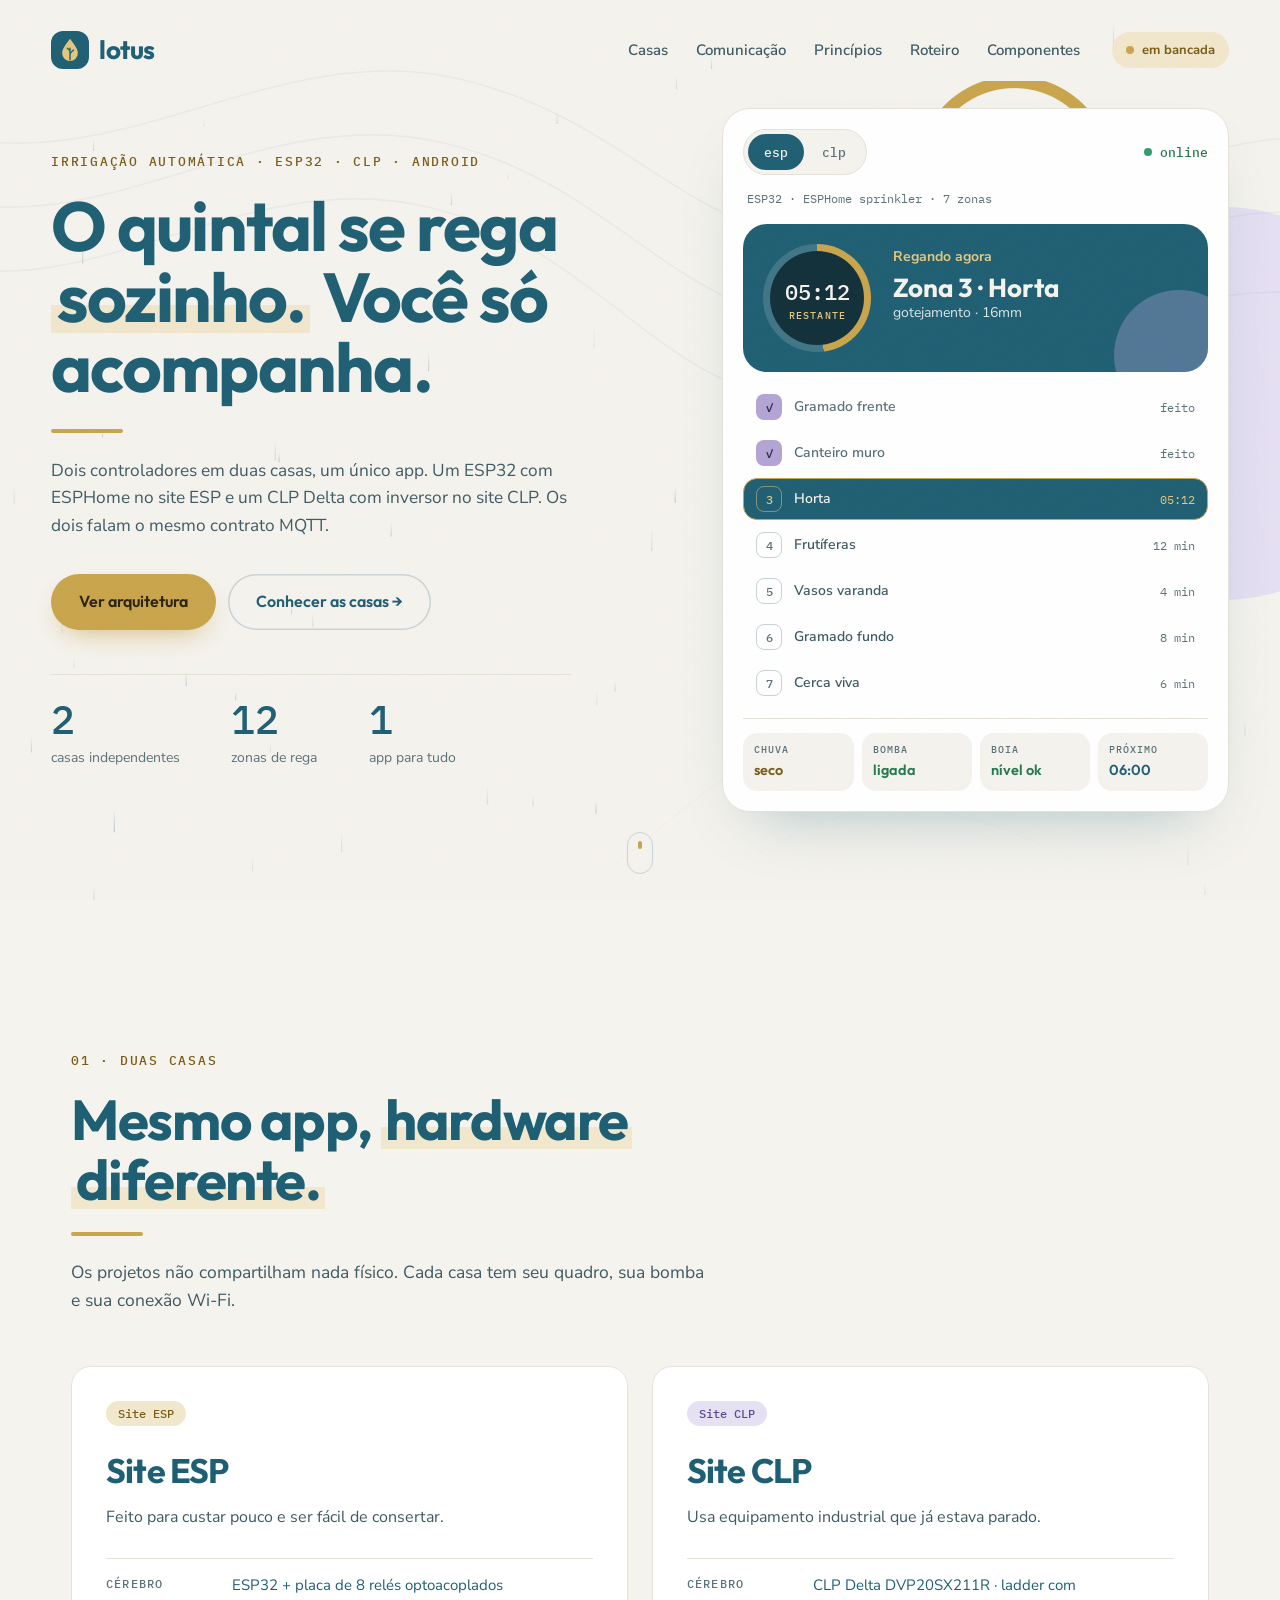
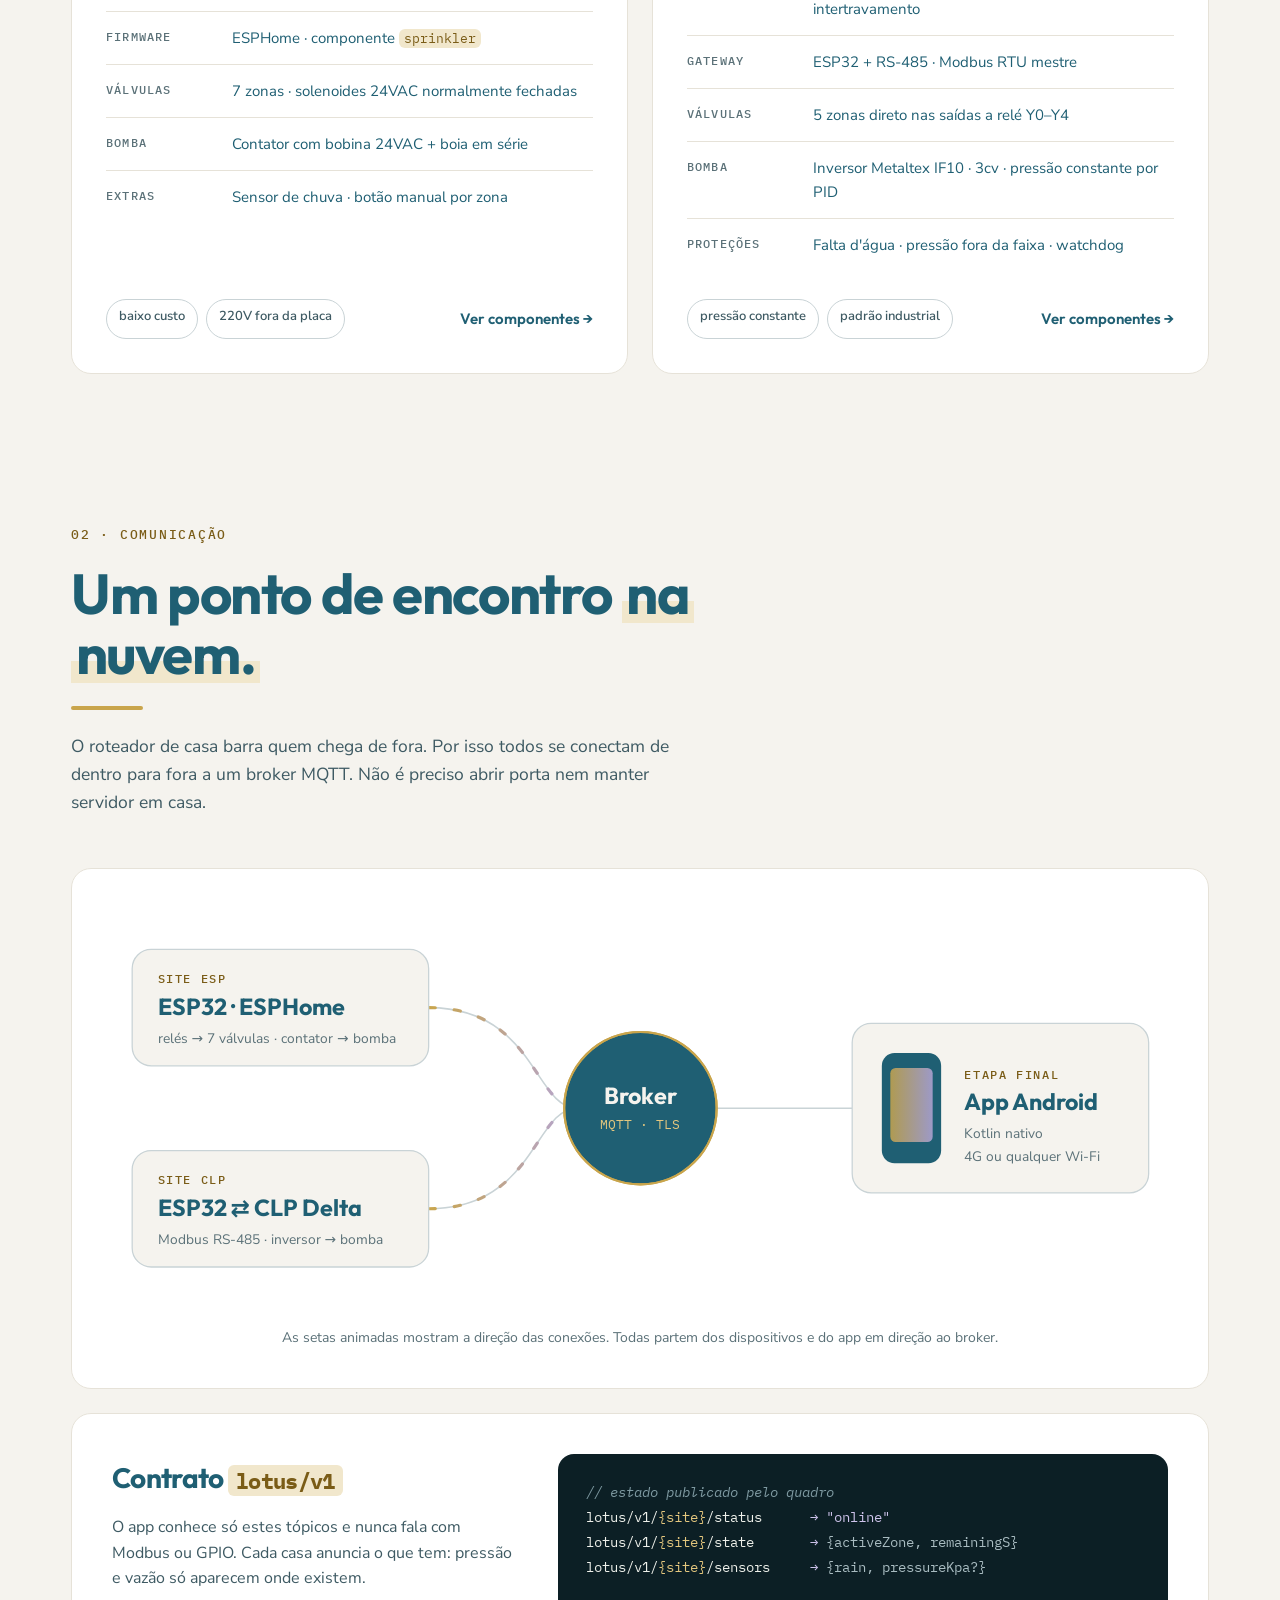
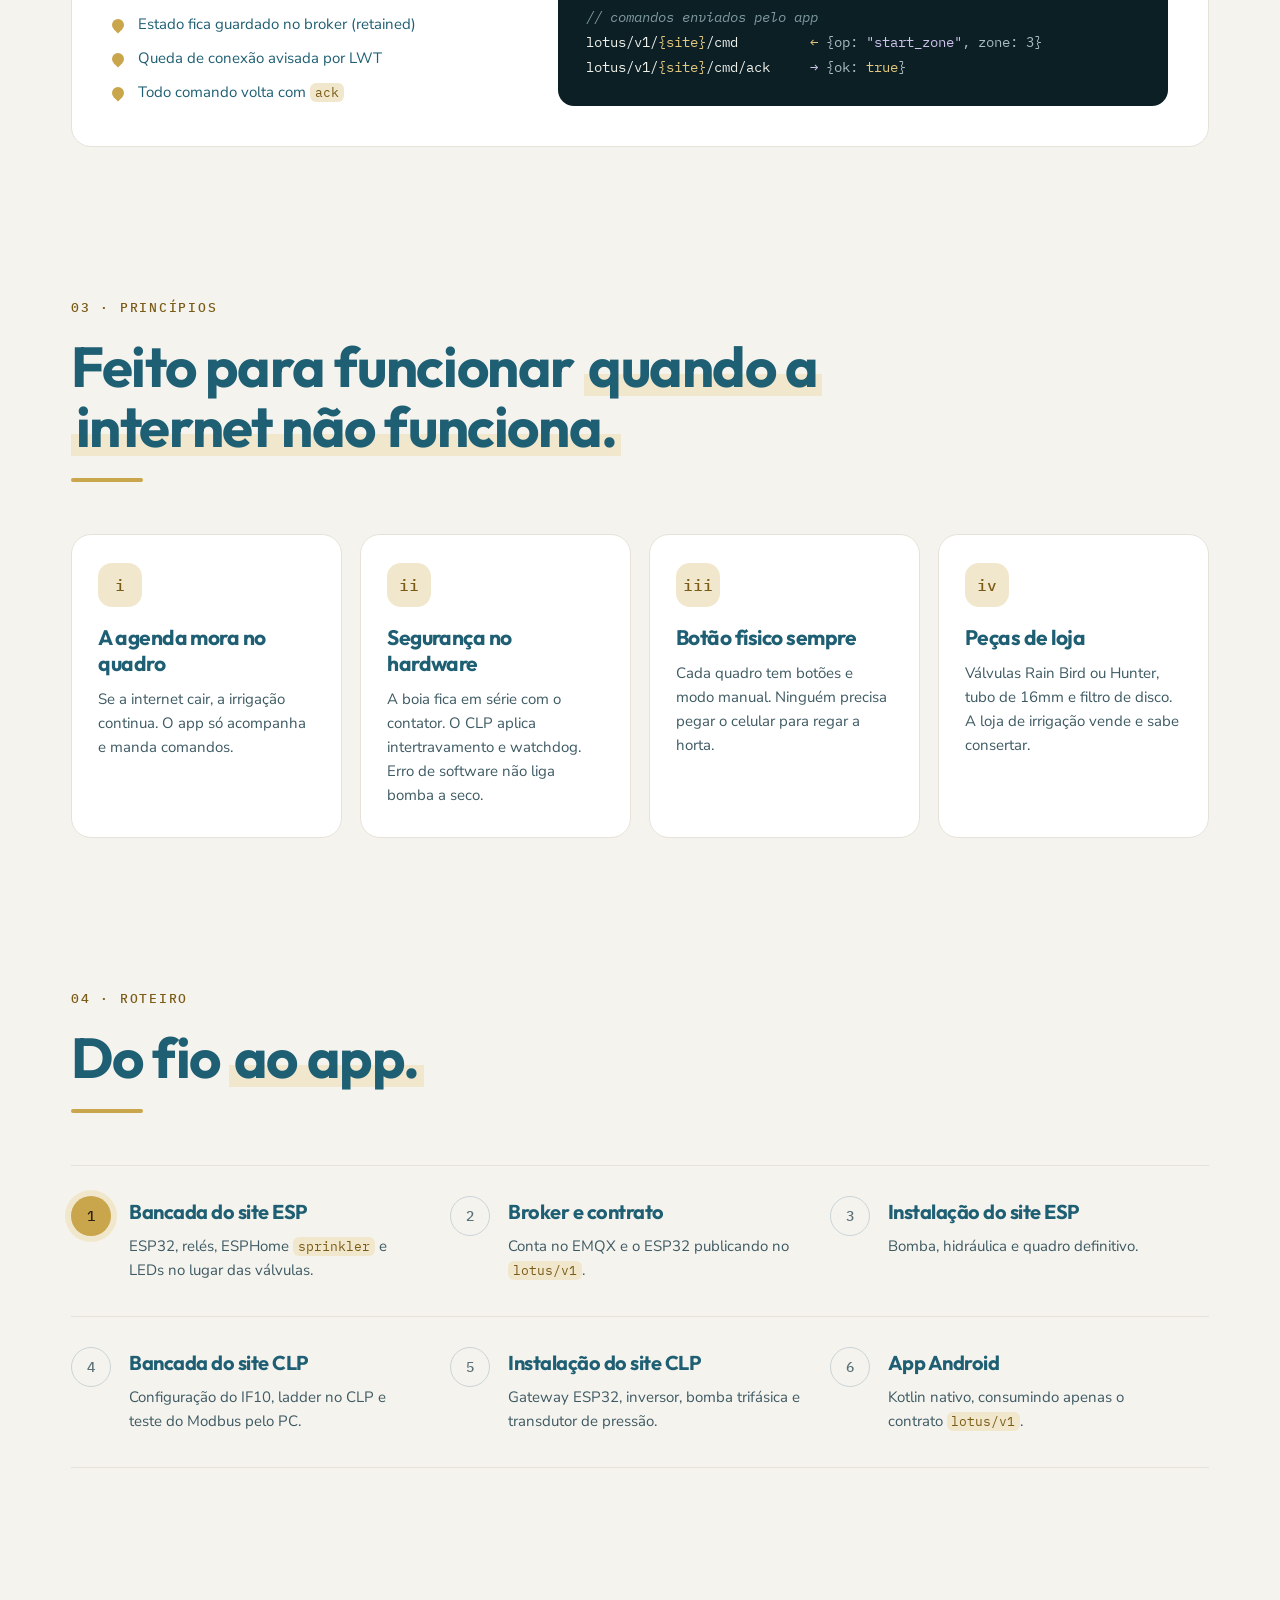
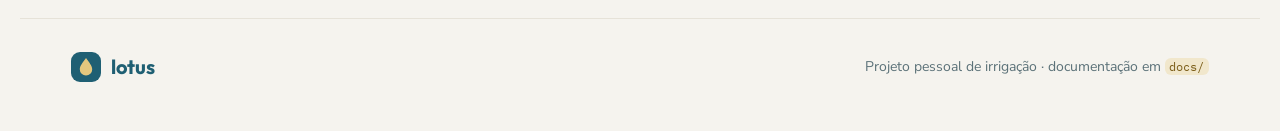
<file: site/index.html>
<!doctype html>
<html lang="pt-BR">
<head>
  <meta charset="utf-8">
  <meta name="viewport" content="width=device-width, initial-scale=1">
  <title>Lótus · Irrigação automática</title>
  <meta name="description" content="Irrigação automática para duas casas: ESP32 com ESPHome e CLP Delta com inversor, conversando com um app Android pelo mesmo contrato MQTT.">
  <link rel="icon" href="data:image/svg+xml,<svg xmlns='http://www.w3.org/2000/svg' viewBox='0 0 32 32'><path d='M16 3c5 7 9 11.5 9 16.5A9 9 0 0 1 7 19.5C7 14.5 11 10 16 3z' fill='%231F5F73'/></svg>">
  <link rel="preconnect" href="https://fonts.googleapis.com">
  <link rel="preconnect" href="https://fonts.gstatic.com" crossorigin>
  <link href="https://fonts.googleapis.com/css2?family=Outfit:wght@500;600;700&family=Nunito+Sans:ital,wght@0,400;0,600;0,700;1,400&family=IBM+Plex+Mono:wght@400;500&display=swap" rel="stylesheet">
  <link rel="stylesheet" href="style.css">
</head>
<body>
  <canvas id="rain" aria-hidden="true"></canvas>
  <div class="grain" aria-hidden="true"></div>

  <!-- ============ HERO ============ -->
  <header class="hero" id="topo">
    <nav class="nav">
      <a class="brand" href="#topo">
        <svg viewBox="0 0 32 32" aria-hidden="true"><path d="M16 3c5 7 9 11.5 9 16.5A9 9 0 0 1 7 19.5C7 14.5 11 10 16 3z"/><path class="vein" d="M16 27V14m0 6 4-4m-4 1-3-3"/></svg>
        lotus
      </a>
      <ul class="nav-links">
        <li><a href="#casas">Casas</a></li>
        <li><a href="#comunicacao">Comunicação</a></li>
        <li><a href="#principios">Princípios</a></li>
        <li><a href="#roteiro">Roteiro</a></li>
        <li><a href="componentes.html">Componentes</a></li>
      </ul>
      <span class="nav-pill"><span class="dot"></span>em bancada</span>
    </nav>

    <div class="hero-grid">
      <div class="hero-copy">
        <p class="eyebrow">Irrigação automática · ESP32 · CLP · Android</p>
        <h1>O quintal se rega <em>sozinho.</em> Você só acompanha.</h1>
        <p class="lede">
          Dois controladores em duas casas, um único app. Um ESP32 com ESPHome no site ESP
          e um CLP Delta com inversor no site CLP. Os dois falam o mesmo contrato MQTT.
        </p>
        <div class="cta">
          <a class="btn btn-primary" href="#comunicacao">Ver arquitetura</a>
          <a class="btn btn-ghost" href="#casas">Conhecer as casas →</a>
        </div>
        <dl class="stats">
          <div><dt>2</dt><dd>casas independentes</dd></div>
          <div><dt>12</dt><dd>zonas de rega</dd></div>
          <div><dt>1</dt><dd>app para tudo</dd></div>
        </dl>
      </div>

      <!-- Controlador simulado -->
      <aside class="device" aria-label="Simulação do controlador">
        <div class="device-head">
          <div class="tabs" role="tablist">
            <button class="tab is-active" role="tab" data-site="esp">esp</button>
            <button class="tab" role="tab" data-site="clp">clp</button>
          </div>
          <span class="online"><span class="dot"></span>online</span>
        </div>

        <div class="device-hw" id="hw">ESP32 · ESPHome sprinkler · 7 zonas</div>

        <div class="now">
          <div class="ring" id="ring" style="--p:0">
            <div class="ring-inner">
              <span class="ring-time" id="time">00:00</span>
              <span class="ring-label">restante</span>
            </div>
          </div>
          <div class="now-info">
            <span class="now-kicker">Regando agora</span>
            <strong class="now-zone" id="zoneName">Zona 1</strong>
            <span class="now-sub" id="zoneSub">gotejamento · 16mm</span>
            <div class="flow" aria-hidden="true"><i></i><i></i><i></i><i></i><i></i></div>
          </div>
        </div>

        <ol class="zones" id="zones"></ol>

        <div class="sensors" id="sensors"></div>
      </aside>
    </div>

    <a class="scroll-hint" href="#casas" aria-label="Rolar para baixo"><span></span></a>
  </header>

  <main>
    <!-- ============ CASAS ============ -->
    <section class="section" id="casas">
      <div class="section-head reveal">
        <p class="eyebrow">01 · Duas casas</p>
        <h2>Mesmo app, <em>hardware diferente.</em></h2>
        <p class="section-lede">Os projetos não compartilham nada físico. Cada casa tem seu quadro, sua bomba e sua conexão Wi-Fi.</p>
      </div>

      <div class="sites">
        <article class="site reveal">
          <header>
            <span class="site-tag">Site ESP</span>
            <h3>Site ESP</h3>
            <p>Feito para custar pouco e ser fácil de consertar.</p>
          </header>
          <ul class="stack">
            <li><b>Cérebro</b><span>ESP32 + placa de 8 relés optoacoplados</span></li>
            <li><b>Firmware</b><span>ESPHome · componente <code>sprinkler</code></span></li>
            <li><b>Válvulas</b><span>7 zonas · solenoides 24VAC normalmente fechadas</span></li>
            <li><b>Bomba</b><span>Contator com bobina 24VAC + boia em série</span></li>
            <li><b>Extras</b><span>Sensor de chuva · botão manual por zona</span></li>
          </ul>
          <div class="site-foot"><span class="chip">baixo custo</span><span class="chip">220V fora da placa</span><a class="site-link" href="componentes.html">Ver componentes →</a></div>
        </article>

        <article class="site site-b reveal">
          <header>
            <span class="site-tag">Site CLP</span>
            <h3>Site CLP</h3>
            <p>Usa equipamento industrial que já estava parado.</p>
          </header>
          <ul class="stack">
            <li><b>Cérebro</b><span>CLP Delta DVP20SX211R · ladder com intertravamento</span></li>
            <li><b>Gateway</b><span>ESP32 + RS-485 · Modbus RTU mestre</span></li>
            <li><b>Válvulas</b><span>5 zonas direto nas saídas a relé Y0–Y4</span></li>
            <li><b>Bomba</b><span>Inversor Metaltex IF10 · 3cv · pressão constante por PID</span></li>
            <li><b>Proteções</b><span>Falta d'água · pressão fora da faixa · watchdog</span></li>
          </ul>
          <div class="site-foot"><span class="chip">pressão constante</span><span class="chip">padrão industrial</span><a class="site-link" href="componentes.html#clp">Ver componentes →</a></div>
        </article>
      </div>
    </section>

    <!-- ============ COMUNICAÇÃO ============ -->
    <section class="section" id="comunicacao">
      <div class="section-head reveal">
        <p class="eyebrow">02 · Comunicação</p>
        <h2>Um ponto de encontro <em>na nuvem.</em></h2>
        <p class="section-lede">O roteador de casa barra quem chega de fora. Por isso todos se conectam de dentro para fora a um broker MQTT. Não é preciso abrir porta nem manter servidor em casa.</p>
      </div>

      <figure class="diagram reveal">
        <svg viewBox="0 0 1000 380" role="img" aria-label="ESP32 das duas casas e o app se conectam ao broker MQTT">
          <defs>
            <linearGradient id="g-line" x1="0" x2="1">
              <stop offset="0" stop-color="var(--dourado)"/>
              <stop offset="1" stop-color="var(--lilas)"/>
            </linearGradient>
          </defs>

          <!-- linhas -->
          <path class="wire" d="M300 95 C 400 95, 400 190, 440 190"/>
          <path class="wire" d="M300 285 C 400 285, 400 190, 440 190"/>
          <path class="wire" d="M560 190 L 700 190"/>
          <path class="packet" d="M300 95 C 400 95, 400 190, 440 190"/>
          <path class="packet p2" d="M300 285 C 400 285, 400 190, 440 190"/>
          <path class="packet p3" d="M700 190 L 560 190"/>

          <!-- casa A -->
          <g class="node">
            <rect x="20" y="40" width="280" height="110" rx="18"/>
            <text class="n-kicker" x="44" y="72">SITE ESP</text>
            <text class="n-title" x="44" y="102">ESP32 · ESPHome</text>
            <text class="n-sub" x="44" y="128">relés → 7 válvulas · contator → bomba</text>
          </g>
          <!-- casa B -->
          <g class="node">
            <rect x="20" y="230" width="280" height="110" rx="18"/>
            <text class="n-kicker" x="44" y="262">SITE CLP</text>
            <text class="n-title" x="44" y="292">ESP32 ⇄ CLP Delta</text>
            <text class="n-sub" x="44" y="318">Modbus RS-485 · inversor → bomba</text>
          </g>
          <!-- broker -->
          <g class="node node-core">
            <circle cx="500" cy="190" r="72"/>
            <circle class="halo" cx="500" cy="190" r="72"/>
            <text class="n-title" x="500" y="186" text-anchor="middle">Broker</text>
            <text class="n-sub" x="500" y="210" text-anchor="middle">MQTT · TLS</text>
          </g>
          <!-- app -->
          <g class="node">
            <rect x="700" y="110" width="280" height="160" rx="18"/>
            <rect class="phone" x="728" y="138" width="56" height="104" rx="12"/>
            <rect class="phone-screen" x="736" y="152" width="40" height="70" rx="5"/>
            <text class="n-kicker" x="806" y="162">ETAPA FINAL</text>
            <text class="n-title" x="806" y="192">App Android</text>
            <text class="n-sub" x="806" y="218">Kotlin nativo</text>
            <text class="n-sub" x="806" y="240">4G ou qualquer Wi-Fi</text>
          </g>
        </svg>
        <figcaption>As setas animadas mostram a direção das conexões. Todas partem dos dispositivos e do app em direção ao broker.</figcaption>
      </figure>

      <div class="contract reveal">
        <div class="contract-copy">
          <h3>Contrato <code>lotus/v1</code></h3>
          <p>O app conhece só estes tópicos e nunca fala com Modbus ou GPIO. Cada casa anuncia o que tem: pressão e vazão só aparecem onde existem.</p>
          <ul class="ticks">
            <li>Estado fica guardado no broker (<em>retained</em>)</li>
            <li>Queda de conexão avisada por LWT</li>
            <li>Todo comando volta com <code>ack</code></li>
          </ul>
        </div>
        <pre class="code" aria-label="Tópicos MQTT"><code><span class="c">// estado publicado pelo quadro</span>
<span class="t">lotus/v1/</span><span class="v">{site}</span><span class="t">/status</span>      <span class="a">→</span> <span class="s">"online"</span>
<span class="t">lotus/v1/</span><span class="v">{site}</span><span class="t">/state</span>       <span class="a">→</span> {activeZone, remainingS}
<span class="t">lotus/v1/</span><span class="v">{site}</span><span class="t">/sensors</span>     <span class="a">→</span> {rain, pressureKpa?}

<span class="c">// comandos enviados pelo app</span>
<span class="t">lotus/v1/</span><span class="v">{site}</span><span class="t">/cmd</span>         <span class="b">←</span> {op: <span class="s">"start_zone"</span>, zone: 3}
<span class="t">lotus/v1/</span><span class="v">{site}</span><span class="t">/cmd/ack</span>     <span class="a">→</span> {ok: <span class="k">true</span>}</code></pre>
      </div>
    </section>

    <!-- ============ PRINCÍPIOS ============ -->
    <section class="section" id="principios">
      <div class="section-head reveal">
        <p class="eyebrow">03 · Princípios</p>
        <h2>Feito para funcionar <em>quando a internet não funciona.</em></h2>
      </div>
      <div class="principles">
        <article class="principle reveal">
          <span class="p-num">i</span>
          <h3>A agenda mora no quadro</h3>
          <p>Se a internet cair, a irrigação continua. O app só acompanha e manda comandos.</p>
        </article>
        <article class="principle reveal">
          <span class="p-num">ii</span>
          <h3>Segurança no hardware</h3>
          <p>A boia fica em série com o contator. O CLP aplica intertravamento e watchdog. Erro de software não liga bomba a seco.</p>
        </article>
        <article class="principle reveal">
          <span class="p-num">iii</span>
          <h3>Botão físico sempre</h3>
          <p>Cada quadro tem botões e modo manual. Ninguém precisa pegar o celular para regar a horta.</p>
        </article>
        <article class="principle reveal">
          <span class="p-num">iv</span>
          <h3>Peças de loja</h3>
          <p>Válvulas Rain Bird ou Hunter, tubo de 16mm e filtro de disco. A loja de irrigação vende e sabe consertar.</p>
        </article>
      </div>
    </section>

    <!-- ============ ROTEIRO ============ -->
    <section class="section" id="roteiro">
      <div class="section-head reveal">
        <p class="eyebrow">04 · Roteiro</p>
        <h2>Do fio <em>ao app.</em></h2>
      </div>
      <ol class="roadmap">
        <li class="reveal is-now"><span class="r-step">1</span><div><h3>Bancada do site ESP</h3><p>ESP32, relés, ESPHome <code>sprinkler</code> e LEDs no lugar das válvulas.</p></div></li>
        <li class="reveal"><span class="r-step">2</span><div><h3>Broker e contrato</h3><p>Conta no EMQX e o ESP32 publicando no <code>lotus/v1</code>.</p></div></li>
        <li class="reveal"><span class="r-step">3</span><div><h3>Instalação do site ESP</h3><p>Bomba, hidráulica e quadro definitivo.</p></div></li>
        <li class="reveal"><span class="r-step">4</span><div><h3>Bancada do site CLP</h3><p>Configuração do IF10, ladder no CLP e teste do Modbus pelo PC.</p></div></li>
        <li class="reveal"><span class="r-step">5</span><div><h3>Instalação do site CLP</h3><p>Gateway ESP32, inversor, bomba trifásica e transdutor de pressão.</p></div></li>
        <li class="reveal"><span class="r-step">6</span><div><h3>App Android</h3><p>Kotlin nativo, consumindo apenas o contrato <code>lotus/v1</code>.</p></div></li>
      </ol>
    </section>
  </main>

  <footer class="footer">
    <span class="brand brand-sm">
      <svg viewBox="0 0 32 32" aria-hidden="true"><path d="M16 3c5 7 9 11.5 9 16.5A9 9 0 0 1 7 19.5C7 14.5 11 10 16 3z"/></svg>
      lotus
    </span>
    <span>Projeto pessoal de irrigação · documentação em <code>docs/</code></span>
  </footer>

  <script src="script.js"></script>
</body>
</html>
</file>
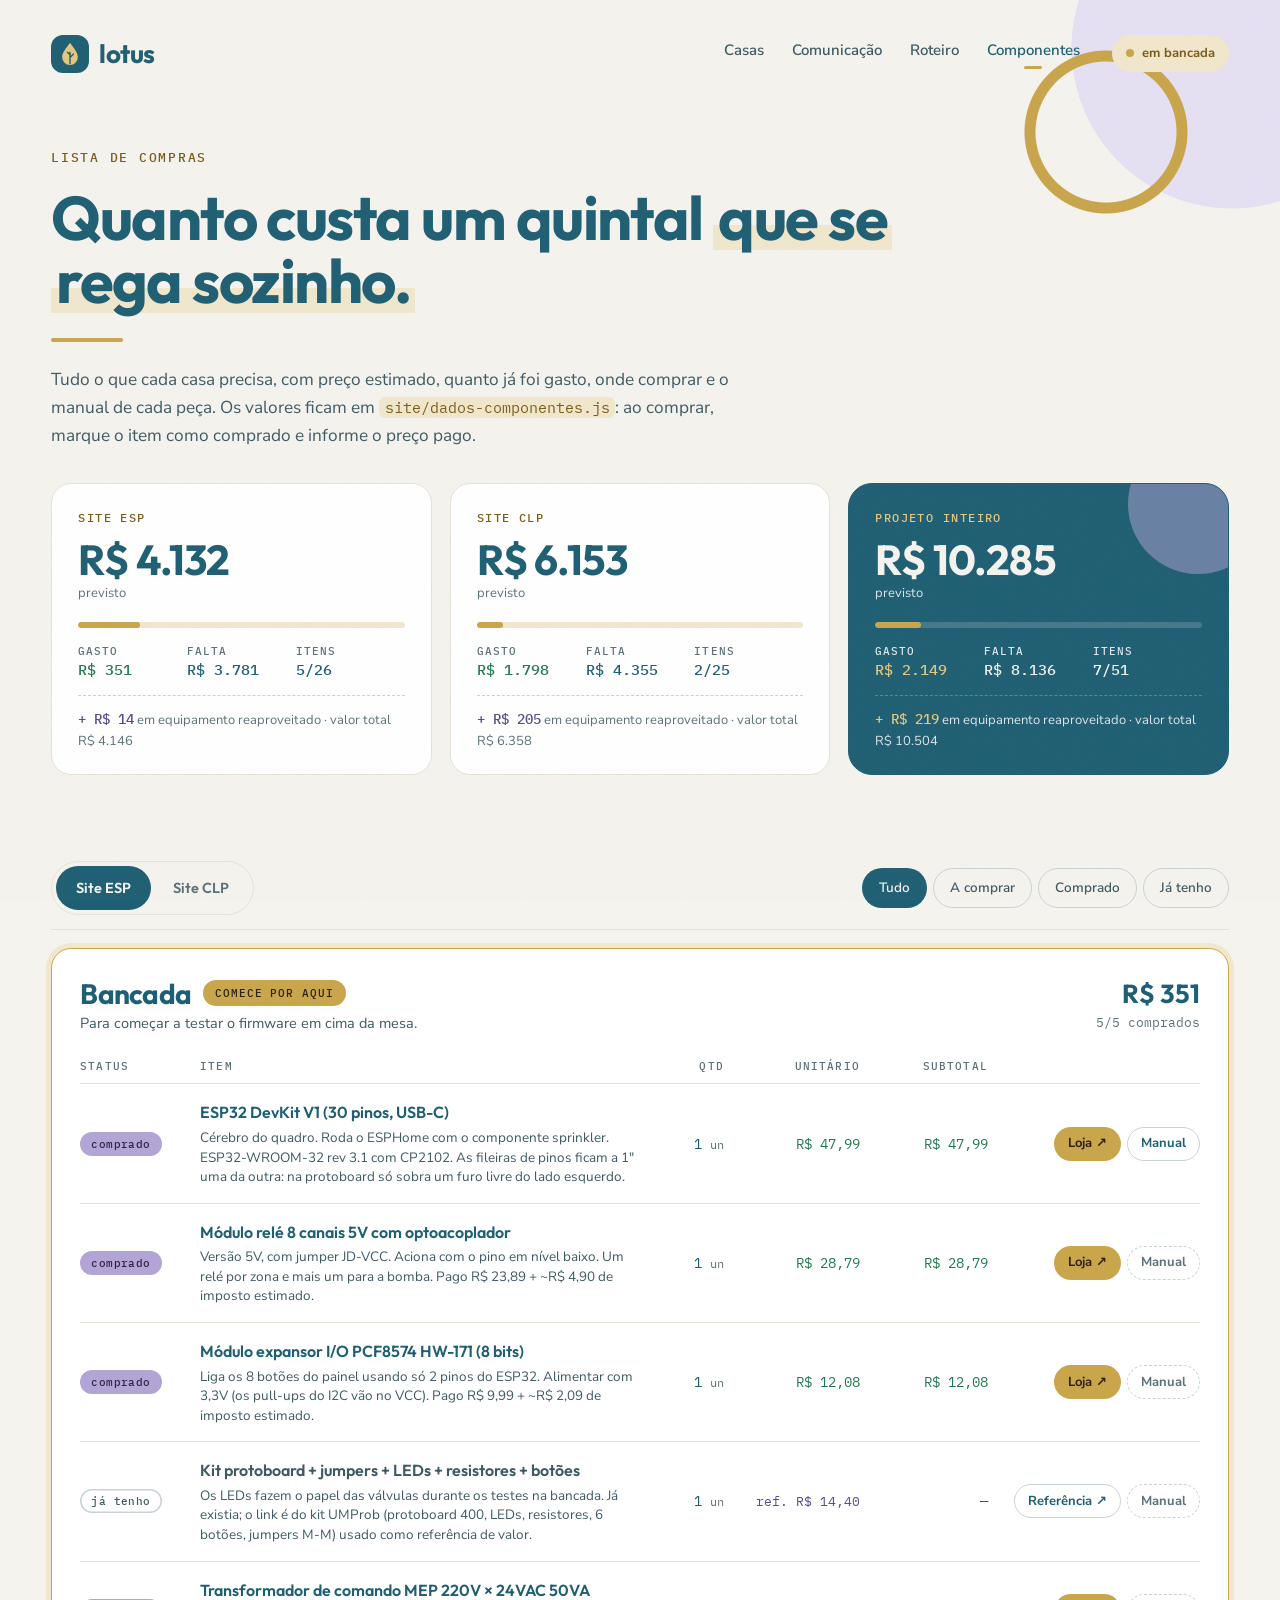
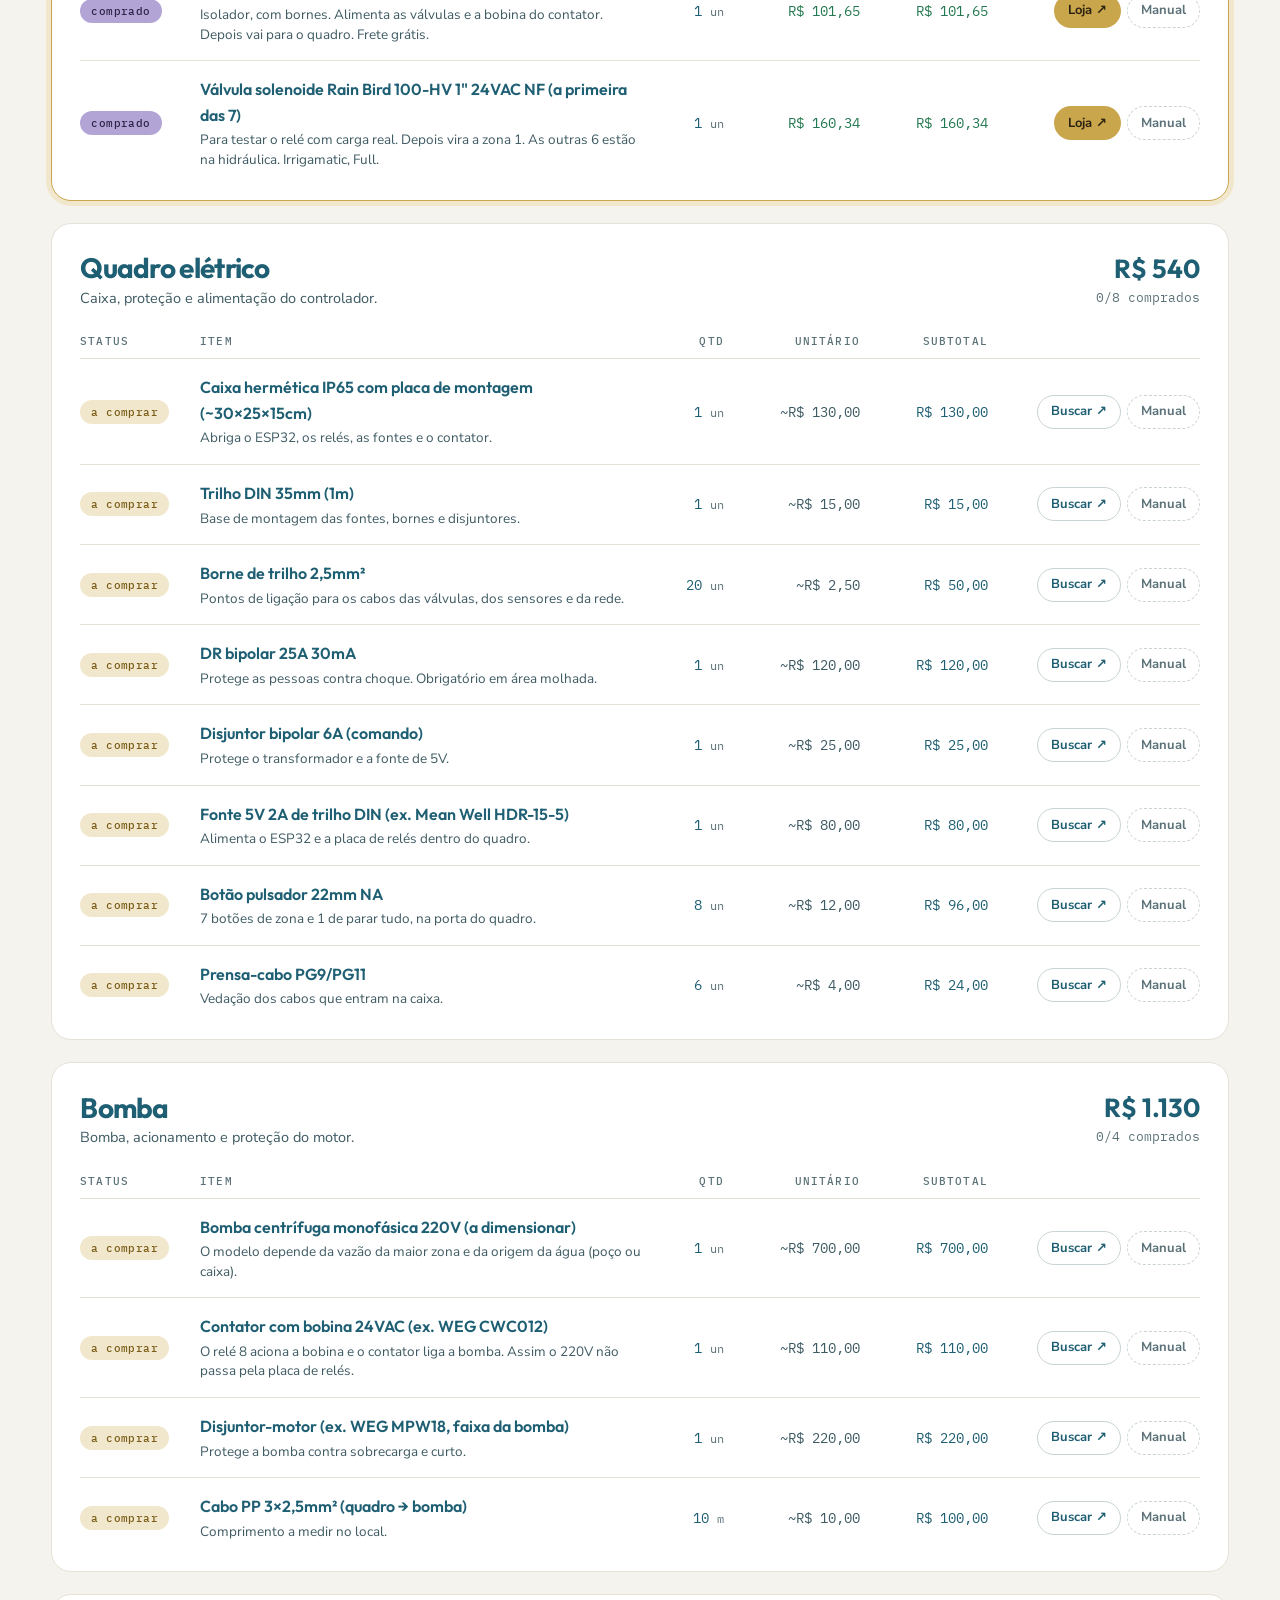
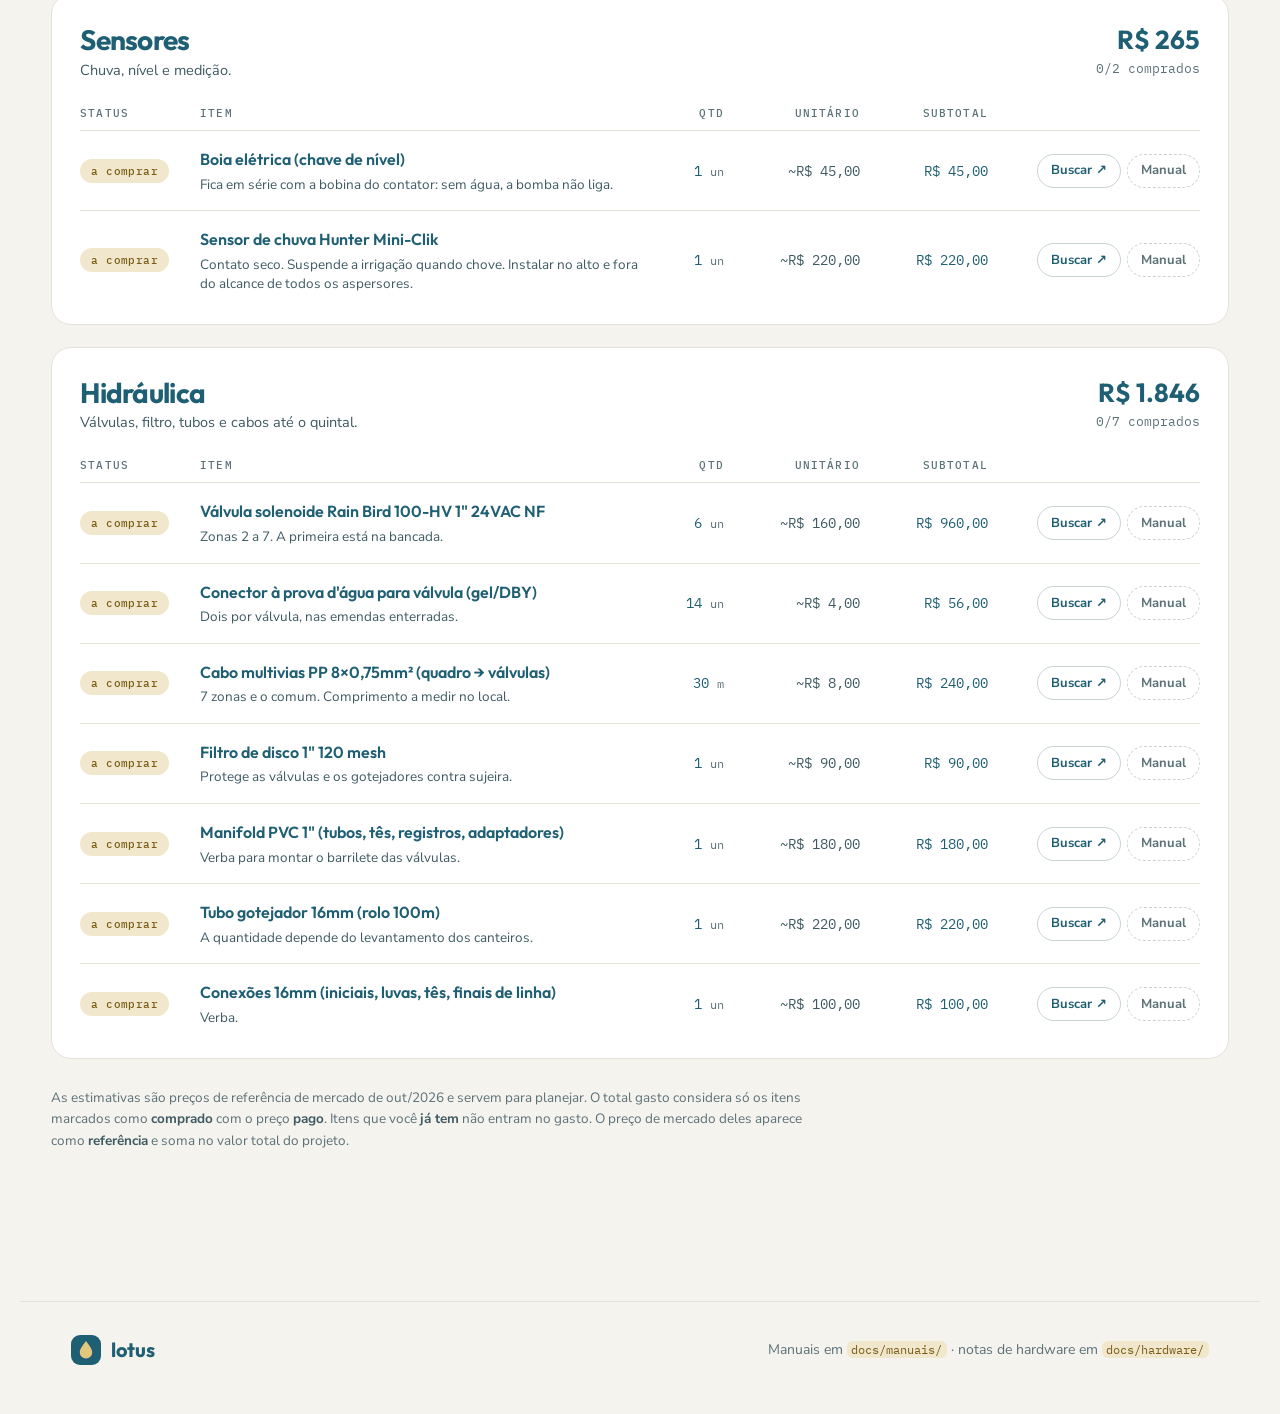
<file: site/componentes.html>
<!doctype html>
<html lang="pt-BR">
<head>
  <meta charset="utf-8">
  <meta name="viewport" content="width=device-width, initial-scale=1">
  <title>Lótus · Componentes</title>
  <meta name="description" content="Lista de compras das duas casas do Lótus, com preço estimado, quanto já foi gasto, onde comprar e o manual de cada peça.">
  <link rel="icon" href="data:image/svg+xml,<svg xmlns='http://www.w3.org/2000/svg' viewBox='0 0 32 32'><path d='M16 3c5 7 9 11.5 9 16.5A9 9 0 0 1 7 19.5C7 14.5 11 10 16 3z' fill='%231F5F73'/></svg>">
  <link rel="preconnect" href="https://fonts.googleapis.com">
  <link rel="preconnect" href="https://fonts.gstatic.com" crossorigin>
  <link href="https://fonts.googleapis.com/css2?family=Outfit:wght@500;600;700&family=Nunito+Sans:ital,wght@0,400;0,600;0,700;1,400&family=IBM+Plex+Mono:wght@400;500&display=swap" rel="stylesheet">
  <link rel="stylesheet" href="style.css">
</head>
<body class="page-bom">
  <div class="grain" aria-hidden="true"></div>

  <header class="bom-hero">
    <nav class="nav">
      <a class="brand" href="index.html">
        <svg viewBox="0 0 32 32" aria-hidden="true"><path d="M16 3c5 7 9 11.5 9 16.5A9 9 0 0 1 7 19.5C7 14.5 11 10 16 3z"/><path class="vein" d="M16 27V14m0 6 4-4m-4 1-3-3"/></svg>
        lotus
      </a>
      <ul class="nav-links">
        <li><a href="index.html#casas">Casas</a></li>
        <li><a href="index.html#comunicacao">Comunicação</a></li>
        <li><a href="index.html#roteiro">Roteiro</a></li>
        <li><a href="componentes.html" class="is-current">Componentes</a></li>
      </ul>
      <span class="nav-pill"><span class="dot"></span>em bancada</span>
    </nav>

    <div class="bom-head">
      <p class="eyebrow">Lista de compras</p>
      <h1>Quanto custa um quintal <em>que se rega sozinho.</em></h1>
      <p class="lede">
        Tudo o que cada casa precisa, com preço estimado, quanto já foi gasto, onde comprar e o manual
        de cada peça. Os valores ficam em <code>site/dados-componentes.js</code>: ao comprar, marque o item
        como comprado e informe o preço pago.
      </p>
    </div>

    <div class="totals" id="totals"></div>
  </header>

  <main class="bom">
    <div class="bom-bar">
      <div class="tabs tabs-lg" role="tablist" id="siteTabs">
        <button class="tab is-active" role="tab" data-site="esp">Site ESP</button>
        <button class="tab" role="tab" data-site="clp">Site CLP</button>
      </div>
      <div class="filters" id="filters">
        <button class="filter is-active" data-status="todos">Tudo</button>
        <button class="filter" data-status="comprar">A comprar</button>
        <button class="filter" data-status="comprado">Comprado</button>
        <button class="filter" data-status="tenho">Já tenho</button>
      </div>
    </div>

    <div id="groups"></div>

    <p class="bom-note">
      As estimativas são preços de referência de mercado de out/2026 e servem para planejar.
      O total gasto considera só os itens marcados como <b>comprado</b> com o preço <b>pago</b>.
      Itens que você <b>já tem</b> não entram no gasto. O preço de mercado deles aparece como
      <b>referência</b> e soma no valor total do projeto.
    </p>
  </main>

  <footer class="footer">
    <a class="brand brand-sm" href="index.html">
      <svg viewBox="0 0 32 32" aria-hidden="true"><path d="M16 3c5 7 9 11.5 9 16.5A9 9 0 0 1 7 19.5C7 14.5 11 10 16 3z"/></svg>
      lotus
    </a>
    <span>Manuais em <code>docs/manuais/</code> · notas de hardware em <code>docs/hardware/</code></span>
  </footer>

  <script src="dados-componentes.js"></script>
  <script src="componentes.js"></script>
</body>
</html>
</file>
<file: site/style.css>
@property --p { syntax: "<number>"; inherits: false; initial-value: 0; }

/* ============ Tokens ============ */
/* Paleta do app Lótus (canvas "Lótus — App"): petróleo, creme, dourado e lilás. */
:root {
  --petroleo: #1F5F73;
  --petroleo-escuro: #164756;
  --creme: #F5F3EE;
  --dourado: #C9A54C;
  --dourado-claro: #E4C77E;
  --sobre-dourado: #2B2210;
  --lilas: #B3A4D6;
  --sobre-lilas: #2E2347;
  --verde: #2E9D6B;

  --bg: var(--creme);
  --card: #FFFFFF;
  --text: var(--petroleo);
  --text-2: #3E5A63;
  --text-3: #5B7178;
  --line: #E6E2D8;
  --line-2: #C9D3D6;
  --gold-text: #7A5C17;
  --gold-soft: #F1E7CC;
  --lilac-soft: #E6E0F3;
  --lilac-text: #5A4A8A;
  --ok-text: #23794F;
  --code-bg: #0C1F25;
  --shadow: 0 30px 60px -34px rgba(31, 95, 115, .38);

  /* cartão de destaque: petróleo nos dois temas */
  --destaque: var(--petroleo);
  --sobre-destaque: var(--creme);
  --destaque-sub: #DDE7EA;
  --miolo: #12303A;

  /* gotas de chuva (r, g, b) */
  --rain: 31, 95, 115;

  --display: "Outfit", system-ui, sans-serif;
  --sans: "Nunito Sans", system-ui, sans-serif;
  --mono: "IBM Plex Mono", ui-monospace, monospace;
  --radius: 20px;
  --gutter: clamp(16px, 4vw, 56px);
  --max: 1240px;
  color-scheme: light;
}

@media (prefers-color-scheme: dark) {
  :root {
    --bg: #0C1F25;
    --card: #12303A;
    --text: #EEF0EA;
    --text-2: #C4D1D4;
    --text-3: #9DB0B5;
    --line: #1E4250;
    --line-2: #2C5566;
    --gold-text: #E4C77E;
    --gold-soft: rgba(228, 199, 126, .14);
    --lilas: #CFC4EC;
    --lilac-soft: rgba(207, 196, 236, .14);
    --lilac-text: #CFC4EC;
    --ok-text: #5CC594;
    --code-bg: #081519;
    --shadow: 0 30px 60px -30px rgba(0, 0, 0, .6);
    --miolo: #0C1F25;
    --rain: 170, 205, 216;
    color-scheme: dark;
  }
}

*, *::before, *::after { box-sizing: border-box; }
html { scroll-behavior: smooth; }
body {
  margin: 0;
  background: var(--bg);
  color: var(--text);
  font-family: var(--sans);
  font-size: 16px;
  line-height: 1.6;
  -webkit-font-smoothing: antialiased;
  overflow-x: hidden;
}
a { color: inherit; text-decoration: none; }
code {
  font-family: var(--mono); font-size: 0.86em;
  color: var(--gold-text);
  background: var(--gold-soft);
  padding: .08em .38em; border-radius: 6px;
}
em { font-style: normal; }

/* ============ Ambiente ============ */
#rain {
  position: fixed; inset: 0;
  width: 100%; height: 100%;
  pointer-events: none;
  z-index: 0;
}
.grain {
  position: fixed; inset: 0;
  pointer-events: none;
  z-index: 50;
  opacity: 0.035;
  background-image: url("data:image/svg+xml,%3Csvg xmlns='http://www.w3.org/2000/svg' width='160' height='160'%3E%3Cfilter id='n'%3E%3CfeTurbulence type='fractalNoise' baseFrequency='0.85' numOctaves='3' stitchTiles='stitch'/%3E%3C/filter%3E%3Crect width='100%25' height='100%25' filter='url(%23n)'/%3E%3C/svg%3E");
}
header, main, footer { position: relative; z-index: 2; }

/* ============ Hero ============ */
.hero {
  min-height: 100vh;
  min-height: 100svh;
  display: flex;
  flex-direction: column;
  padding: 0 var(--gutter);
  overflow: hidden;
}
.hero::before {
  /* enfeites do canvas: círculo lilás e anel dourado */
  content: "";
  position: absolute;
  top: 9%; right: -140px;
  width: 520px; height: 520px;
  pointer-events: none;
  background:
    radial-gradient(circle at 22% 18%, transparent 86px, var(--dourado) 87px, var(--dourado) 98px, transparent 99px),
    radial-gradient(circle at 62% 62%, var(--lilac-soft) 0 196px, transparent 197px);
}
.hero::after {
  /* curvas de nível, como um mapa do terreno */
  content: "";
  position: absolute; inset: 0;
  pointer-events: none;
  opacity: 0.5;
  background-image: url("data:image/svg+xml,%3Csvg xmlns='http://www.w3.org/2000/svg' viewBox='0 0 800 800'%3E%3Cg fill='none' stroke='%231F5F73' stroke-opacity='.10'%3E%3Cpath d='M-50 620c120-60 220 30 340-20s170-170 300-150 180 120 260 90'/%3E%3Cpath d='M-50 660c130-60 230 40 350-10s180-170 300-140 170 130 250 100'/%3E%3Cpath d='M-50 700c140-60 240 50 360 0s180-160 300-130 170 130 240 110'/%3E%3Cpath d='M-50 740c150-60 250 60 370 10s180-150 300-120 160 130 230 120'/%3E%3Cpath d='M-50 160c100 40 200-60 320-30s150 140 280 120 190-90 300-60'/%3E%3Cpath d='M-50 120c110 40 210-60 330-30s150 130 280 110 190-90 290-60'/%3E%3Cpath d='M-50 80c120 40 220-60 340-30s150 120 280 100 190-80 280-60'/%3E%3C/g%3E%3C/svg%3E");
  background-size: cover;
  mask-image: linear-gradient(180deg, #000 0%, #000 70%, transparent 100%);
}

.nav {
  position: relative; z-index: 3;
  display: flex; align-items: center; gap: 32px;
  max-width: var(--max); width: 100%;
  margin: 0 auto;
  padding: 28px 0;
}
.brand {
  display: inline-flex; align-items: center; gap: 10px;
  font-family: var(--display);
  font-size: 26px; font-weight: 700;
  letter-spacing: -0.02em;
}
.brand svg {
  width: 38px; height: 38px; padding: 5px;
  border-radius: 12px;
  background: var(--petroleo);
}
.brand svg path { fill: var(--dourado-claro); }
.brand svg .vein { fill: none; stroke: var(--petroleo); stroke-width: 1.6; stroke-linecap: round; }
.nav-links {
  display: flex; gap: 28px;
  list-style: none; margin: 0 0 0 auto; padding: 0;
  font-size: 15px; font-weight: 600; color: var(--text-2);
}
.nav-links a { display: inline-block; padding: 10px 0; transition: color .2s; }
.nav-links a:hover { color: var(--text); }
.nav-pill {
  display: inline-flex; align-items: center; gap: 8px;
  padding: 8px 14px;
  border-radius: 999px;
  font-size: 13px; font-weight: 700; color: var(--gold-text);
  background: var(--gold-soft);
}
.dot {
  width: 8px; height: 8px; border-radius: 50%;
  background: var(--verde);
  box-shadow: 0 0 0 0 rgba(46, 157, 107, .55);
  animation: pulse 2.4s infinite;
}
.nav-pill .dot { background: var(--dourado); animation-name: pulse-sun; }
@keyframes pulse { 70% { box-shadow: 0 0 0 8px rgba(46, 157, 107, 0); } 100% { box-shadow: 0 0 0 0 rgba(46, 157, 107, 0); } }
@keyframes pulse-sun { 0% { box-shadow: 0 0 0 0 rgba(201, 165, 76, .6); } 70% { box-shadow: 0 0 0 8px rgba(201, 165, 76, 0); } 100% { box-shadow: 0 0 0 0 rgba(201, 165, 76, 0); } }

.hero-grid {
  position: relative; z-index: 3;
  flex: 1;
  display: grid;
  grid-template-columns: minmax(0, 1.08fr) minmax(0, 0.92fr);
  align-items: center;
  gap: clamp(32px, 6vw, 96px);
  max-width: var(--max); width: 100%;
  margin: 0 auto;
  padding: 8px 0 88px;
}

.eyebrow {
  margin: 0 0 20px;
  font-family: var(--mono);
  font-size: 12.5px; font-weight: 500;
  letter-spacing: 0.14em;
  text-transform: uppercase;
  color: var(--gold-text);
}
h1, h2, h3 { font-family: var(--display); font-weight: 700; letter-spacing: -0.025em; margin: 0; }
h1 { font-size: clamp(42px, 5.4vw, 78px); line-height: 1.02; }
h1::after, .section-head h2::after {
  /* traço dourado sob os títulos grandes */
  content: "";
  display: block;
  width: 72px; height: 4px;
  margin-top: 26px;
  border-radius: 2px;
  background: var(--dourado);
}
h1 em, h2 em {
  padding: 0 .08em;
  background: linear-gradient(transparent 60%, var(--gold-soft) 60%, var(--gold-soft) 92%, transparent 92%);
  -webkit-box-decoration-break: clone; box-decoration-break: clone;
}
.lede {
  max-width: 540px;
  margin: 24px 0 34px;
  font-size: clamp(16px, 1.35vw, 18.5px);
  color: var(--text-2);
}

.cta { display: flex; flex-wrap: wrap; gap: 12px; align-items: center; }
.btn {
  display: inline-flex; align-items: center;
  height: 56px; padding: 0 28px;
  border-radius: 999px;
  font-family: var(--display); font-weight: 600; font-size: 16px;
  transition: transform .2s, background .2s, box-shadow .2s, color .2s;
}
.btn-primary {
  background: var(--dourado);
  color: var(--sobre-dourado);
  box-shadow: 0 12px 28px -14px rgba(201, 165, 76, .9);
}
.btn-primary:hover { transform: translateY(-2px); box-shadow: 0 18px 36px -14px rgba(201, 165, 76, .95); }
.btn-ghost { color: var(--text); box-shadow: inset 0 0 0 1.5px var(--line-2); }
.btn-ghost:hover { box-shadow: inset 0 0 0 1.5px var(--text); }

.stats {
  display: flex; gap: clamp(24px, 4vw, 56px);
  margin: 44px 0 0; padding-top: 24px;
  border-top: 1px solid var(--line);
  max-width: 520px;
}
.stats div { display: flex; flex-direction: column; }
.stats dt {
  font-family: var(--mono);
  font-size: 40px; line-height: 1;
  font-weight: 500;
}
.stats dd { margin: 8px 0 0; font-size: 14px; color: var(--text-3); }

/* ============ Dispositivo simulado ============ */
.device {
  position: relative;
  padding: 20px;
  border-radius: 28px;
  background: var(--card);
  border: 1px solid var(--line);
  box-shadow: var(--shadow);
  animation: float 8s ease-in-out infinite;
}
@keyframes float { 50% { transform: translateY(-10px); } }

.device-head { display: flex; align-items: center; justify-content: space-between; }
.tabs {
  display: inline-flex; padding: 4px; gap: 2px;
  border-radius: 999px;
  background: var(--bg);
  border: 1px solid var(--line);
}
.tab {
  border: 0; cursor: pointer;
  min-height: 36px; padding: 0 16px;
  border-radius: 999px;
  background: transparent;
  color: var(--text-3);
  font: 500 13px var(--mono);
  transition: background .25s, color .25s;
}
.tab:hover { color: var(--text); }
.tab.is-active { background: var(--petroleo); color: var(--creme); }
.online { display: inline-flex; align-items: center; gap: 8px; font: 500 12.5px var(--mono); color: var(--ok-text); }
.device-hw {
  margin: 14px 4px 16px;
  font-family: var(--mono); font-size: 12px;
  color: var(--text-3);
}

/* cartão de destaque: petróleo, anel dourado e círculo lilás apagado */
.now {
  position: relative;
  overflow: hidden;
  display: flex; align-items: center; gap: 22px;
  padding: 20px;
  border-radius: 24px;
  background: var(--destaque);
  color: var(--sobre-destaque);
}
.now::before {
  content: "";
  position: absolute;
  width: 130px; height: 130px;
  right: -36px; bottom: -48px;
  border-radius: 50%;
  background: var(--lilas);
  opacity: .35;
}
.now > * { position: relative; }
.ring {
  --p: 0;
  flex: none;
  width: 108px; height: 108px;
  border-radius: 50%;
  padding: 7px;
  background: conic-gradient(var(--dourado) calc(var(--p) * 1%), rgba(255, 255, 255, .14) 0);
  transition: --p .9s linear;
}
.ring-inner {
  width: 100%; height: 100%;
  border-radius: 50%;
  background: var(--miolo);
  display: flex; flex-direction: column; align-items: center; justify-content: center;
}
.ring-time { font-family: var(--mono); font-size: 22px; font-weight: 500; color: var(--creme); }
.ring-label { font: 500 10px var(--mono); color: var(--dourado-claro); text-transform: uppercase; letter-spacing: .12em; }
.now-info { display: flex; flex-direction: column; min-width: 0; }
.now-kicker { font-size: 14px; font-weight: 700; color: var(--dourado-claro); }
.now-zone { font-family: var(--display); font-weight: 700; font-size: 26px; line-height: 1.12; margin-top: 4px; }
.now-sub { font-size: 14px; color: var(--destaque-sub); }
.flow { display: flex; gap: 5px; margin-top: 12px; height: 14px; align-items: flex-end; }
.flow i {
  width: 4px; border-radius: 2px;
  background: linear-gradient(var(--dourado-claro), rgba(228, 199, 126, .25));
  animation: bar 1.1s ease-in-out infinite;
}
.flow i:nth-child(2) { animation-delay: -.2s; }
.flow i:nth-child(3) { animation-delay: -.45s; }
.flow i:nth-child(4) { animation-delay: -.7s; }
.flow i:nth-child(5) { animation-delay: -.9s; }
@keyframes bar { 0%, 100% { height: 4px; } 50% { height: 14px; } }

/* sequência de zonas */
.zones {
  list-style: none; margin: 14px 0 0; padding: 0;
  display: grid; gap: 4px;
}
.zone {
  display: grid;
  grid-template-columns: 26px 1fr auto;
  align-items: center; gap: 12px;
  padding: 7px 12px;
  border-radius: 14px;
  border: 1.5px solid transparent;
  font-size: 14px; font-weight: 600;
  color: var(--text-2);
  transition: background .4s, color .4s, border-color .4s;
}
.zone .z-ico {
  width: 26px; height: 26px; border-radius: 8px;
  display: grid; place-items: center;
  font: 500 12px var(--mono);
  color: var(--text-3);
  border: 1px solid var(--line-2);
}
.zone .z-meta { font-family: var(--mono); font-size: 12px; font-weight: 400; color: var(--text-3); }
.zone.is-done { color: var(--text-3); }
.zone.is-done .z-ico { background: var(--lilas); border-color: transparent; color: var(--sobre-lilas); }
.zone.is-active { background: var(--destaque); border-color: var(--dourado); color: var(--sobre-destaque); }
.zone.is-active .z-ico { border-color: rgba(228, 199, 126, .5); color: var(--dourado-claro); }
.zone.is-active .z-meta { color: var(--dourado-claro); }

/* quadradinhos de sensor */
.sensors {
  display: grid; grid-template-columns: repeat(4, 1fr); gap: 8px;
  margin-top: 14px; padding-top: 14px;
  border-top: 1px solid var(--line);
}
.sensor {
  display: flex; flex-direction: column;
  padding: 10px 11px;
  border-radius: 14px;
  background: var(--bg);
  min-width: 0;
}
.sensor span { font: 500 10px var(--mono); color: var(--text-3); text-transform: uppercase; letter-spacing: .1em; }
.sensor b { font-family: var(--display); font-weight: 600; font-size: 14.5px; white-space: nowrap; margin-top: 2px; }
.sensor b.ok { color: var(--ok-text); }
.sensor b.water { color: var(--lilac-text); }
.sensor b.sun { color: var(--gold-text); }

.scroll-hint {
  position: absolute; left: 50%; bottom: 26px; z-index: 3;
  width: 26px; height: 42px;
  margin-left: -13px;
  border: 1.5px solid var(--line-2);
  border-radius: 14px;
}
.scroll-hint span {
  position: absolute; left: 50%; top: 8px;
  width: 4px; height: 8px; margin-left: -2px;
  border-radius: 2px;
  background: var(--dourado);
  animation: drip 1.8s ease-in infinite;
}
@keyframes drip { 0% { opacity: 0; transform: translateY(0); } 30% { opacity: 1; } 100% { opacity: 0; transform: translateY(16px); } }

/* ============ Seções ============ */
.section {
  max-width: var(--max);
  margin: 0 auto;
  padding: clamp(80px, 12vw, 150px) var(--gutter) 0;
}
.section-head { max-width: 760px; margin-bottom: 52px; }
h2 { font-size: clamp(34px, 4.4vw, 58px); line-height: 1.06; }
.section-head h2::after { margin-top: 22px; }
.section-lede { color: var(--text-2); font-size: 17.5px; margin: 22px 0 0; max-width: 640px; }

.site, .diagram, .contract, .principle, .group, .total {
  background: var(--card);
  border: 1px solid var(--line);
  border-radius: var(--radius);
}

.sites { display: grid; grid-template-columns: repeat(2, minmax(0, 1fr)); gap: 24px; }
.site {
  position: relative;
  display: flex; flex-direction: column;
  padding: 34px;
  overflow: hidden;
  transition: box-shadow .3s, transform .3s;
}
.site:hover { transform: translateY(-3px); box-shadow: var(--shadow); }
.site-tag {
  display: inline-block;
  font: 500 12px var(--mono);
  padding: 5px 12px; border-radius: 999px;
  color: var(--gold-text);
  background: var(--gold-soft);
}
.site-b .site-tag { color: var(--lilac-text); background: var(--lilac-soft); }
.site h3 { font-size: 34px; margin: 18px 0 6px; }
.site header p { margin: 0; color: var(--text-2); }
.stack { list-style: none; margin: 28px 0; padding: 0; }
.stack li {
  display: grid; grid-template-columns: 110px 1fr; gap: 16px;
  padding: 14px 0;
  border-top: 1px solid var(--line);
  font-size: 15px;
}
.stack b { font: 500 11.5px var(--mono); color: var(--text-3); text-transform: uppercase; letter-spacing: .1em; padding-top: 3px; }
.site-foot { margin-top: auto; display: flex; gap: 8px; flex-wrap: wrap; }
.chip {
  font-size: 13px; font-weight: 600; padding: 6px 12px;
  border-radius: 999px;
  border: 1px solid var(--line-2);
  color: var(--text-2);
}
.site-link {
  margin-left: auto; align-self: center;
  padding: 8px 0;
  font-family: var(--display); font-size: 15px; font-weight: 600;
  color: var(--text);
}
.site-link:hover { text-decoration: underline; text-decoration-color: var(--dourado); text-decoration-thickness: 2px; text-underline-offset: 5px; }

/* diagrama */
.diagram { margin: 0; padding: clamp(18px, 3vw, 40px); }
.diagram svg { display: block; width: 100%; height: auto; }
.diagram figcaption { margin-top: 18px; font-size: 14px; color: var(--text-3); text-align: center; }
.node rect, .node circle { fill: var(--bg); stroke: var(--line-2); stroke-width: 1.2; }
.node-core circle { fill: var(--petroleo); stroke: var(--dourado); stroke-width: 2; }
.node-core .halo { fill: none; stroke: var(--dourado); animation: halo 3s ease-out infinite; transform-origin: 500px 190px; }
@keyframes halo { 0% { transform: scale(1); opacity: .7; } 100% { transform: scale(1.5); opacity: 0; } }
.n-kicker { fill: var(--gold-text); font: 500 11px var(--mono); letter-spacing: .14em; }
.n-title { fill: var(--text); font: 700 22px var(--display); }
.n-sub { fill: var(--text-3); font: 400 13px var(--sans); }
.node-core .n-title { fill: var(--creme); }
.node-core .n-sub { fill: var(--dourado-claro); font-family: var(--mono); font-size: 12px; }
.phone { fill: var(--petroleo) !important; stroke: none !important; }
.phone-screen { fill: url(#g-line) !important; stroke: none !important; opacity: .85; }
.wire { fill: none; stroke: var(--line-2); stroke-width: 1.5; }
.packet {
  fill: none; stroke: url(#g-line); stroke-width: 3; stroke-linecap: round;
  stroke-dasharray: 6 18;
  animation: flow 1.4s linear infinite;
}
.packet.p2 { animation-delay: -.5s; }
.packet.p3 { animation-delay: -.9s; }
@keyframes flow { to { stroke-dashoffset: -48; } }

/* contrato */
.contract {
  display: grid; grid-template-columns: minmax(0, .8fr) minmax(0, 1.2fr);
  gap: 40px; align-items: center;
  margin-top: 24px;
  padding: 40px;
}
.contract h3 { font-size: 28px; }
.contract h3 code { font-size: .78em; }
.contract-copy p { color: var(--text-2); margin: 14px 0 20px; }
.ticks { list-style: none; padding: 0; margin: 0; display: grid; gap: 10px; font-size: 15px; }
.ticks li { padding-left: 26px; position: relative; }
.ticks li::before {
  content: ""; position: absolute; left: 0; top: 7px;
  width: 12px; height: 12px; border-radius: 50% 50% 50% 0;
  transform: rotate(-45deg);
  background: var(--dourado);
}
.code {
  margin: 0;
  padding: 26px 28px;
  border-radius: 16px;
  background: var(--code-bg);
  font: 13.5px/1.85 var(--mono);
  color: #A9BCC1;
  overflow-x: auto;
}
.code code { color: inherit; font-size: inherit; background: none; padding: 0; }
.code .c { color: #7F9AA2; font-style: italic; }
.code .t { color: #EEF0EA; }
.code .v { color: var(--dourado-claro); }
.code .a { color: #CFC4EC; }
.code .b { color: var(--dourado-claro); }
.code .s { color: #CFC4EC; }
.code .k { color: var(--dourado-claro); }

/* princípios */
.principles { display: grid; grid-template-columns: repeat(4, minmax(0, 1fr)); gap: 18px; }
.principle {
  padding: 28px 26px 30px;
  transition: transform .3s, box-shadow .3s;
}
.principle:hover { transform: translateY(-3px); box-shadow: var(--shadow); }
.p-num {
  display: inline-grid; place-items: center;
  width: 44px; height: 44px;
  border-radius: 14px;
  background: var(--gold-soft);
  color: var(--gold-text);
  font: 500 16px var(--mono);
}
.principle h3 { font-size: 21px; margin: 18px 0 10px; line-height: 1.22; }
.principle p { margin: 0; color: var(--text-2); font-size: 15px; }

/* roteiro */
.roadmap {
  list-style: none; margin: 0; padding: 0;
  display: grid; grid-template-columns: repeat(3, minmax(0, 1fr)); gap: 0;
  border-top: 1px solid var(--line);
}
.roadmap li {
  display: flex; gap: 18px;
  padding: 30px 28px 34px 0;
  border-bottom: 1px solid var(--line);
}
.r-step {
  flex: none;
  width: 40px; height: 40px;
  display: grid; place-items: center;
  border-radius: 50%;
  border: 1.5px solid var(--line-2);
  font: 500 14px var(--mono);
  color: var(--text-3);
}
.roadmap .is-now .r-step { background: var(--dourado); color: var(--sobre-dourado); border-color: transparent; box-shadow: 0 0 0 6px var(--gold-soft); }
.roadmap h3 { font-size: 20px; margin-bottom: 6px; }
.roadmap p { margin: 0; color: var(--text-2); font-size: 15px; }

/* rodapé */
.footer {
  display: flex; justify-content: space-between; align-items: center; flex-wrap: wrap; gap: 16px;
  max-width: var(--max);
  margin: clamp(80px, 12vw, 150px) auto 0;
  padding: 32px var(--gutter) 48px;
  border-top: 1px solid var(--line);
  color: var(--text-3); font-size: 14px;
}
.brand-sm { font-size: 20px; color: var(--text); }
.brand-sm svg { width: 30px; height: 30px; padding: 4px; border-radius: 9px; }

/* revelação ao rolar */
.reveal { opacity: 0; transform: translateY(24px); transition: opacity .9s ease, transform .9s cubic-bezier(.2,.7,.2,1); }
.reveal.is-in { opacity: 1; transform: none; }

/* ============ Responsivo ============ */
@media (max-width: 1080px) {
  .principles { grid-template-columns: repeat(2, minmax(0, 1fr)); }
  .roadmap { grid-template-columns: repeat(2, minmax(0, 1fr)); }
}
@media (max-width: 900px) {
  .hero::before { display: none; }
  .nav-links { display: none; }
  .nav-pill { margin-left: auto; }
  .hero-grid { grid-template-columns: 1fr; padding-bottom: 110px; }
  .device { animation: none; }
  .sites, .contract { grid-template-columns: 1fr; }
  .contract { padding: 26px; }
}
@media (max-width: 560px) {
  .principles, .roadmap { grid-template-columns: 1fr; }
  .site { padding: 24px; }
  .stack li { grid-template-columns: 1fr; gap: 2px; }
  .now { flex-direction: column; align-items: flex-start; }
  .stats dt { font-size: 32px; }
  .sensors { grid-template-columns: repeat(2, 1fr); }
  .btn { padding: 0 22px; }
}
@media (prefers-reduced-motion: reduce) {
  *, *::before, *::after { animation: none !important; transition: none !important; }
  .reveal { opacity: 1; transform: none; }
}

/* ============ Página de componentes ============ */
.nav-links a.is-current { color: var(--text); }
.nav-links a.is-current::after {
  content: ""; display: block; width: 18px; height: 3px; margin: 4px auto 0; border-radius: 2px;
  background: var(--dourado);
}

.bom-hero { padding: 0 var(--gutter) 24px; overflow: hidden; }
.bom-hero::before {
  content: "";
  position: absolute;
  top: -120px; right: -120px;
  width: 420px; height: 420px;
  pointer-events: none;
  background:
    radial-gradient(circle at 30% 60%, transparent 70px, var(--dourado) 71px, var(--dourado) 81px, transparent 82px),
    radial-gradient(circle at 60% 40%, var(--lilac-soft) 0 160px, transparent 161px);
}
.bom-head { position: relative; max-width: var(--max); margin: 0 auto; padding: 40px 0 0; }
.bom-head h1 { font-size: clamp(38px, 4.8vw, 66px); max-width: 900px; }
.bom-head .lede { max-width: 680px; }

.totals {
  position: relative;
  display: grid; grid-template-columns: repeat(3, minmax(0, 1fr)); gap: 18px;
  max-width: var(--max); margin: 8px auto 0;
}
.total {
  display: flex; flex-direction: column;
  padding: 26px 26px 22px;
}
.total-all {
  position: relative; overflow: hidden;
  background: var(--destaque);
  border-color: var(--destaque);
  border-radius: 24px;
  color: var(--sobre-destaque);
}
.total-all::before {
  content: "";
  position: absolute;
  width: 140px; height: 140px; right: -40px; top: -50px;
  border-radius: 50%;
  background: var(--lilas);
  opacity: .5;
}
.total-all > * { position: relative; }
.total-kicker { font: 500 12px var(--mono); letter-spacing: .12em; text-transform: uppercase; color: var(--gold-text); }
.total-value { font: 700 42px/1.1 var(--display); margin-top: 12px; letter-spacing: -0.02em; }
.total-sub { font-size: 13px; color: var(--text-3); }
.meter { height: 6px; border-radius: 3px; background: var(--gold-soft); margin: 18px 0 16px; overflow: hidden; }
.meter span { display: block; height: 100%; width: var(--w); border-radius: inherit; background: var(--dourado); min-width: 6px; }
.total-split { display: grid; grid-template-columns: repeat(3, 1fr); margin: 0; }
.total-split dt { font: 500 10.5px var(--mono); color: var(--text-3); text-transform: uppercase; letter-spacing: .1em; }
.total-split dd { margin: 2px 0 0; font: 500 15px var(--mono); }
.total-split dd.ok { color: var(--ok-text); }
.total-reuse { margin: 16px 0 0; padding-top: 14px; border-top: 1px dashed var(--line-2); font-size: 13px; color: var(--text-3); }
.total-reuse span { color: var(--lilac-text); font: 500 14px var(--mono); }
.total-all .total-kicker, .total-all .total-split dd.ok, .total-all .total-reuse span { color: var(--dourado-claro); }
.total-all .total-sub, .total-all .total-split dt, .total-all .total-reuse { color: var(--destaque-sub); }
.total-all .meter { background: rgba(255, 255, 255, .16); }
.total-all .total-reuse { border-top-color: rgba(255, 255, 255, .25); }

.bom { width: calc(100% - 2 * var(--gutter)); max-width: var(--max); margin: 0 auto; padding: 48px 0 0; }
.bom-bar {
  position: sticky; top: 0; z-index: 5;
  display: flex; justify-content: space-between; align-items: center; flex-wrap: wrap; gap: 14px;
  padding: 14px 0;
  margin-bottom: 18px;
  background: var(--bg);
  border-bottom: 1px solid var(--line);
}
.tabs-lg .tab { font: 600 14.5px var(--display); min-height: 44px; padding: 0 20px; }
.filters { display: flex; gap: 6px; flex-wrap: wrap; }
.filter {
  border: 1.5px solid var(--line-2); background: transparent; cursor: pointer;
  color: var(--text-2); font: 600 13.5px var(--sans);
  min-height: 40px; padding: 0 16px; border-radius: 999px;
  transition: all .2s;
}
.filter:hover { color: var(--text); border-color: var(--text-3); }
.filter.is-active { color: var(--creme); background: var(--petroleo); border-color: transparent; }

.group {
  margin-bottom: 22px;
  padding: 28px 28px 14px;
}
.group.is-now { border: 1.5px solid var(--dourado); box-shadow: 0 0 0 5px var(--gold-soft); }
.group-head { display: flex; justify-content: space-between; align-items: flex-end; gap: 20px; margin-bottom: 14px; }
.group-head h2 { font-size: 28px; display: flex; align-items: center; gap: 12px; flex-wrap: wrap; }
.group-head p { margin: 4px 0 0; color: var(--text-2); font-size: 14.5px; }
.badge {
  font: 500 11px var(--mono); letter-spacing: .08em; text-transform: uppercase;
  padding: 6px 12px; border-radius: 999px;
  color: var(--sobre-dourado); background: var(--dourado);
}
.group-total { text-align: right; flex: none; }
.group-total strong { display: block; font: 700 26px var(--display); }
.group-total span { font: 12.5px var(--mono); color: var(--text-3); }

.cols, .item {
  display: grid;
  grid-template-columns: 104px minmax(0, 1fr) 64px 120px 112px 196px;
  gap: 16px; align-items: center;
}
.cols {
  padding: 10px 0;
  border-bottom: 1px solid var(--line);
  font: 500 11px var(--mono); letter-spacing: .1em; text-transform: uppercase; color: var(--text-3);
}
.cols span:nth-child(n+3) { text-align: right; }
.items { list-style: none; margin: 0; padding: 0; }
.item { padding: 16px 0; border-bottom: 1px solid var(--line); }
.item:last-child { border-bottom: 0; }
.item-main { display: flex; flex-direction: column; min-width: 0; }
.item-main strong { font-family: var(--display); font-weight: 600; font-size: 16px; }
.item-main span { color: var(--text-2); font-size: 13.5px; line-height: 1.45; margin-top: 2px; }
.item-qtd, .item-price, .item-sub { text-align: right; font: 14px var(--mono); }
.item-qtd small { color: var(--text-3); }
.item-sub { color: var(--text); }
.item-sub.is-paid { color: var(--ok-text); }
.price-est { color: var(--text-2); }
.price-paid { color: var(--ok-text); }
.price-muted { color: var(--text-3); font: italic 13px var(--sans); }
.price-ref { color: var(--lilac-text); font-size: 13px; }
.item-links { display: flex; gap: 6px; justify-content: flex-end; }
.item.is-tenho .item-main strong { color: var(--text-2); }

.pill {
  justify-self: start;
  font: 500 11px var(--mono); letter-spacing: .04em;
  padding: 5px 11px; border-radius: 999px; white-space: nowrap;
}
.pill-comprar { color: var(--gold-text); background: var(--gold-soft); }
.pill-comprado { color: var(--sobre-lilas); background: var(--lilas); }
.pill-tenho { color: var(--text-2); box-shadow: inset 0 0 0 1.5px var(--line-2); }

.lnk {
  display: inline-flex; align-items: center;
  min-height: 34px;
  font-size: 13px; font-weight: 700;
  padding: 0 13px; border-radius: 999px;
  border: 1.5px solid var(--line-2);
  color: var(--text);
  transition: background .2s, border-color .2s, color .2s;
  white-space: nowrap;
}
.lnk:hover { border-color: var(--text); }
.lnk-shop { background: var(--dourado); border-color: transparent; color: var(--sobre-dourado); }
.lnk-shop:hover { border-color: transparent; background: var(--dourado-claro); }
.lnk-doc { color: var(--text); }
.lnk-off { color: var(--text-3); border-style: dashed; cursor: default; }
.lnk-off:hover { border-color: var(--line-2); }

.empty { color: var(--text-2); text-align: center; padding: 60px 0; }
.bom-note { color: var(--text-3); font-size: 13.5px; max-width: 760px; margin: 28px 0 0; }
.bom-note b { color: var(--text-2); font-weight: 700; }

@media (max-width: 1000px) {
  .bom-bar { position: static; }
  .totals { grid-template-columns: 1fr; }
  .cols { display: none; }
  .item {
    grid-template-columns: 1fr auto;
    grid-template-areas: "pill links" "main main" "qtd sub" "price price";
    gap: 8px 16px;
  }
  .item .pill { grid-area: pill; }
  .item-links { grid-area: links; }
  .item-main { grid-area: main; }
  .item-qtd { grid-area: qtd; text-align: left; }
  .item-sub { grid-area: sub; }
  .item-price { grid-area: price; text-align: left; font-size: 12.5px; }
  .group { padding: 22px 18px 8px; }
  .group-head { flex-direction: column; align-items: flex-start; }
  .group-total { text-align: left; }
}
@media (max-width: 900px) {
  .bom-hero::before { display: none; }
}
</file>
